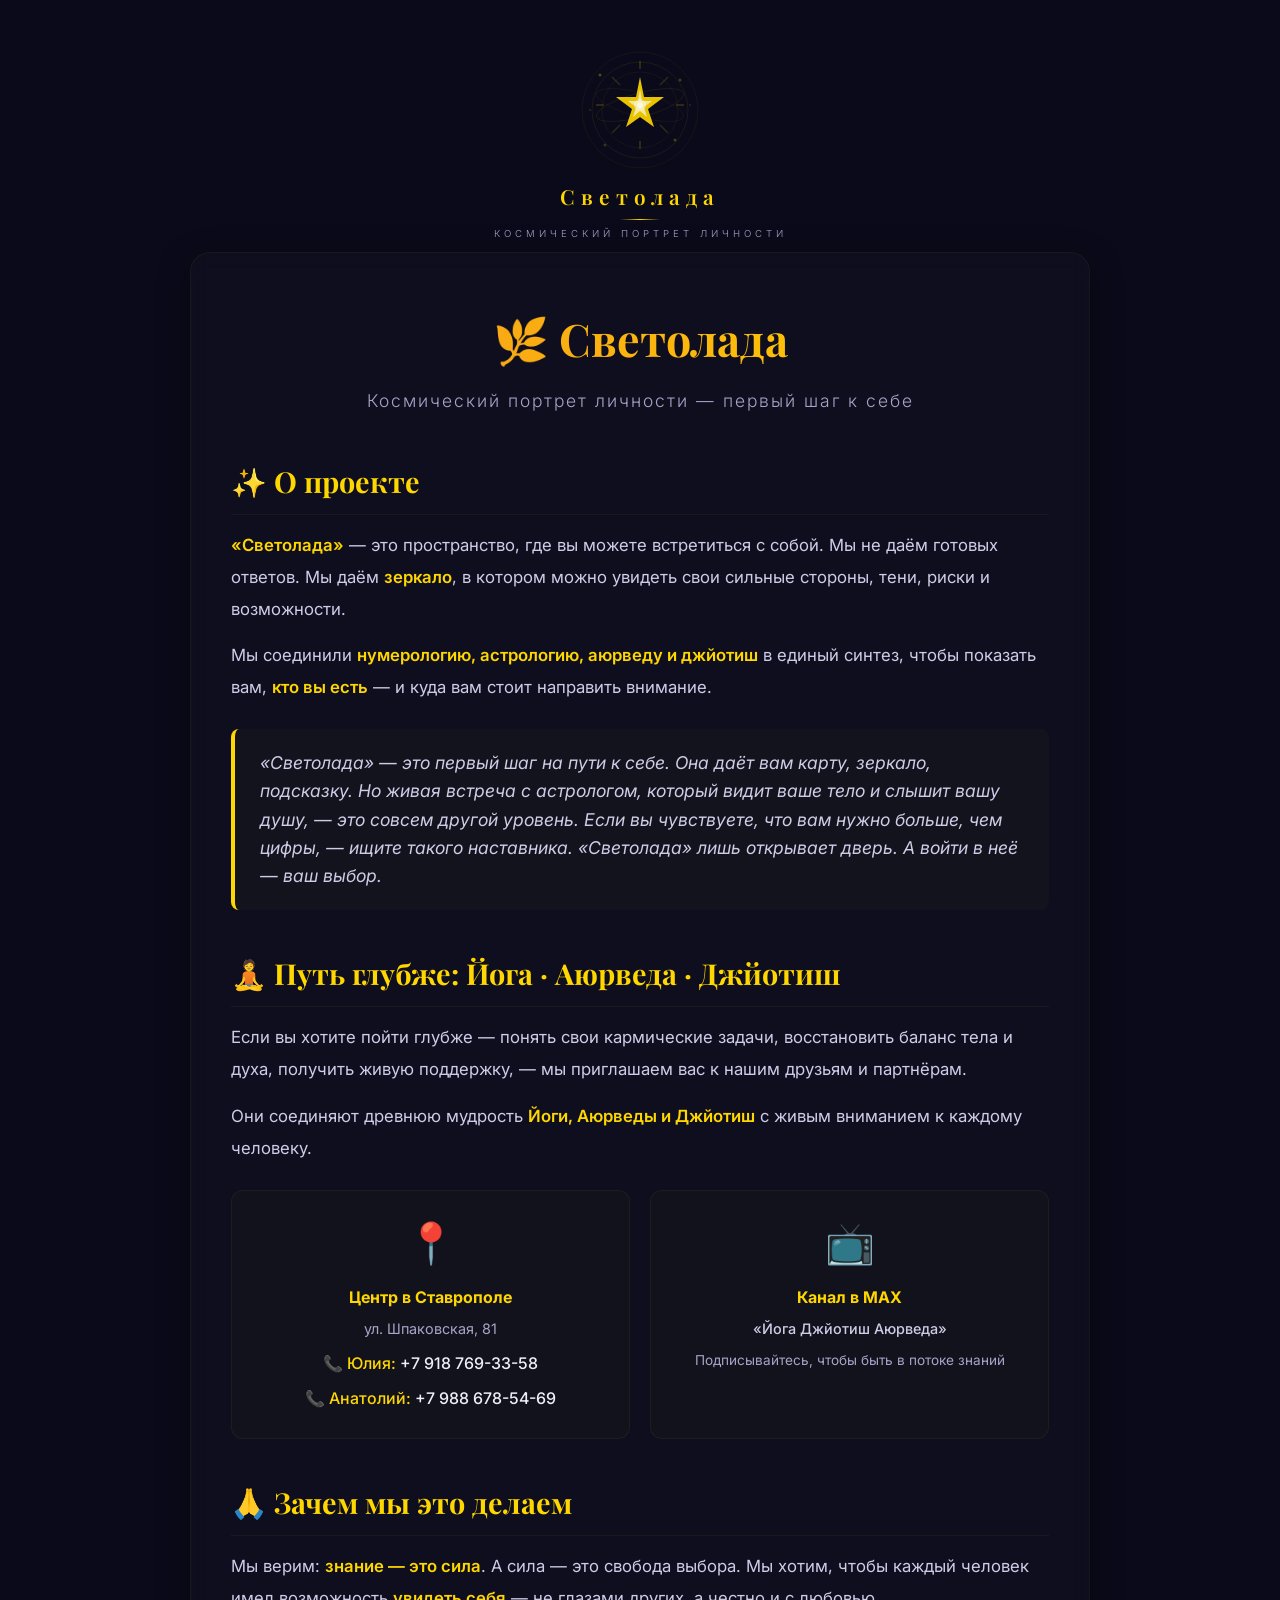
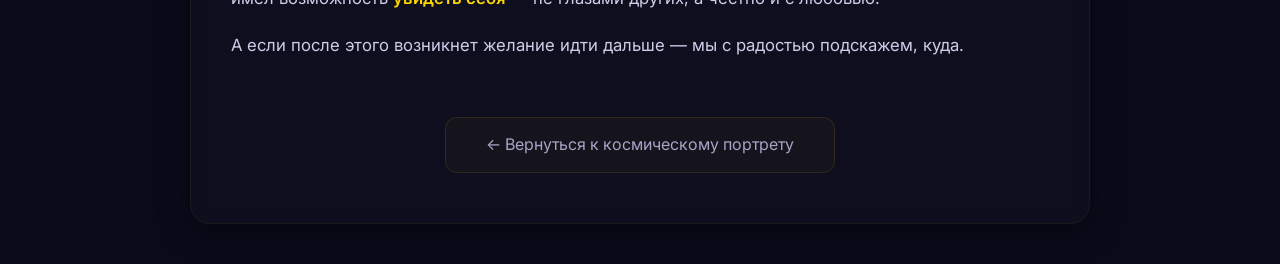
<file: about.html>
<!doctype html>
<html lang="ru">
  <head>
    <div
      class="hero-logo"
      style="text-align: center; margin: 0 auto; padding: 10px 0"
    >
      <!-- ЛОГОТИП (SVG) -->
      <svg
        width="120"
        height="120"
        viewBox="0 0 120 120"
        xmlns="http://www.w3.org/2000/svg"
        style="display: block; margin: 0 auto"
      >
        <!-- Внешнее свечение -->
        <circle
          cx="60"
          cy="60"
          r="58"
          fill="none"
          stroke="#ffd700"
          stroke-width="0.5"
          opacity="0.1"
        />
        <circle
          cx="60"
          cy="60"
          r="48"
          fill="none"
          stroke="#ffd700"
          stroke-width="0.5"
          opacity="0.15"
        />
        <circle
          cx="60"
          cy="60"
          r="38"
          fill="none"
          stroke="#ffd700"
          stroke-width="0.5"
          opacity="0.1"
        />

        <!-- Основной символ: Свет в центре (звезда с лучами) -->
        <g transform="translate(60, 55)">
          <!-- Звезда -->
          <path
            d="M0 -28 L4 -8 L24 -8 L8 4 L14 22 L0 12 L-14 22 L-8 4 L-24 -8 L-4 -8 Z"
            fill="#ffd700"
            opacity="0.9"
          />
          <!-- Внутренняя звезда -->
          <path
            d="M0 -16 L2 -4 L12 -4 L4 2 L7 12 L0 6 L-7 12 L-4 2 L-12 -4 L-2 -4 Z"
            fill="#fff"
            opacity="0.6"
          />
          <!-- Световой круг -->
          <circle cx="0" cy="0" r="6" fill="#fff" opacity="0.3" />
          <circle cx="0" cy="0" r="3" fill="#fff" opacity="0.6" />

          <!-- Лучи света -->
          <line
            x1="0"
            y1="-36"
            x2="0"
            y2="-44"
            stroke="#ffd700"
            stroke-width="1.5"
            opacity="0.2"
          />
          <line
            x1="0"
            y1="36"
            x2="0"
            y2="44"
            stroke="#ffd700"
            stroke-width="1.5"
            opacity="0.2"
          />
          <line
            x1="-36"
            y1="0"
            x2="-44"
            y2="0"
            stroke="#ffd700"
            stroke-width="1.5"
            opacity="0.2"
          />
          <line
            x1="36"
            y1="0"
            x2="44"
            y2="0"
            stroke="#ffd700"
            stroke-width="1.5"
            opacity="0.2"
          />

          <!-- Диагональные лучи -->
          <line
            x1="-20"
            y1="-20"
            x2="-28"
            y2="-28"
            stroke="#ffd700"
            stroke-width="1.5"
            opacity="0.15"
          />
          <line
            x1="20"
            y1="-20"
            x2="28"
            y2="-28"
            stroke="#ffd700"
            stroke-width="1.5"
            opacity="0.15"
          />
          <line
            x1="-20"
            y1="20"
            x2="-28"
            y2="28"
            stroke="#ffd700"
            stroke-width="1.5"
            opacity="0.15"
          />
          <line
            x1="20"
            y1="20"
            x2="28"
            y2="28"
            stroke="#ffd700"
            stroke-width="1.5"
            opacity="0.15"
          />
        </g>

        <!-- Орбитальные кольца (символ космоса) -->
        <ellipse
          cx="60"
          cy="55"
          rx="45"
          ry="12"
          fill="none"
          stroke="#ffd700"
          stroke-width="0.5"
          opacity="0.15"
          transform="rotate(-15, 60, 55)"
        />
        <ellipse
          cx="60"
          cy="55"
          rx="45"
          ry="12"
          fill="none"
          stroke="#ffd700"
          stroke-width="0.5"
          opacity="0.1"
          transform="rotate(15, 60, 55)"
        />

        <!-- Маленькие звёздочки вокруг -->
        <circle cx="20" cy="25" r="1.5" fill="#ffd700" opacity="0.3" />
        <circle cx="100" cy="30" r="1.5" fill="#ffd700" opacity="0.25" />
        <circle cx="25" cy="95" r="1.5" fill="#ffd700" opacity="0.2" />
        <circle cx="95" cy="90" r="1.5" fill="#ffd700" opacity="0.25" />
        <circle cx="10" cy="60" r="1" fill="#ffd700" opacity="0.15" />
        <circle cx="110" cy="55" r="1" fill="#ffd700" opacity="0.15" />
      </svg>

      <!-- Название -->
      <div
        style="
          font-family: &quot;Playfair Display&quot;, serif;
          font-size: 1.3rem;
          font-weight: 600;
          color: #ffd700;
          letter-spacing: 6px;
          margin-top: 10px;
          text-shadow: 0 0 40px rgba(255, 215, 0, 0.05);
        "
      >
        Светолада
      </div>
      <div
        style="
          width: 40px;
          height: 1px;
          background: linear-gradient(90deg, transparent, #ffd700, transparent);
          margin: 6px auto;
        "
      ></div>
      <div
        style="
          font-size: 0.6rem;
          color: #a8a4c8;
          letter-spacing: 4px;
          text-transform: uppercase;
          font-weight: 300;
        "
      >
        космический портрет личности
      </div>
    </div>
    <meta charset="UTF-8" />
    <meta name="viewport" content="width=device-width, initial-scale=1.0" />
    <title>🌿 О проекте «Светолада»</title>

    <link
      href="https://fonts.googleapis.com/css2?family=Playfair+Display:wght@400;600;700&family=Inter:wght@300;400;500;600&display=swap"
      rel="stylesheet"
    />
    <link
      rel="stylesheet"
      href="https://cdnjs.cloudflare.com/ajax/libs/font-awesome/6.4.0/css/all.min.css"
    />
    <link rel="stylesheet" href="css/style.css" />
    <link rel="stylesheet" href="css/animations.css" />

    <style>
      body {
        background: #0a0a1a;
        color: #f0eef8;
        font-family: "Inter", sans-serif;
        min-height: 100vh;
        padding: 40px 20px;
      }
      .about-container {
        max-width: 900px;
        margin: 0 auto;
        background: rgba(255, 255, 255, 0.02);
        backdrop-filter: blur(10px);
        border: 1px solid rgba(255, 215, 0, 0.05);
        border-radius: 20px;
        padding: 50px 40px;
        box-shadow: 0 8px 32px rgba(0, 0, 0, 0.4);
      }
      .about-container h1 {
        font-family: "Playfair Display", serif;
        font-size: 2.8em;
        text-align: center;
        background: linear-gradient(90deg, #f7971e, #ffd200);
        -webkit-background-clip: text;
        -webkit-text-fill-color: transparent;
        background-clip: text;
        margin-bottom: 10px;
      }
      .about-container .subtitle {
        text-align: center;
        color: #a8a4c8;
        font-size: 1.1rem;
        margin-bottom: 40px;
        letter-spacing: 2px;
      }
      .about-container h2 {
        color: #ffd700;
        font-family: "Playfair Display", serif;
        font-size: 1.8em;
        margin-top: 40px;
        margin-bottom: 15px;
        border-bottom: 1px solid rgba(255, 215, 0, 0.05);
        padding-bottom: 10px;
      }
      .about-container p {
        color: #d0cce8;
        line-height: 1.9;
        font-size: 1.05rem;
        margin-bottom: 15px;
      }
      .about-container .highlight {
        color: #ffd700;
        font-weight: 600;
      }
      .about-container .quote {
        background: rgba(255, 215, 0, 0.02);
        border-left: 4px solid #ffd700;
        padding: 20px 25px;
        border-radius: 8px;
        margin: 25px 0;
        font-style: italic;
        color: #d0cce8;
        font-size: 1.1rem;
      }
      .contact-grid {
        display: grid;
        grid-template-columns: 1fr 1fr;
        gap: 20px;
        margin-top: 25px;
      }
      .contact-card {
        background: rgba(255, 215, 0, 0.02);
        border: 1px solid rgba(255, 215, 0, 0.05);
        border-radius: 12px;
        padding: 20px;
        text-align: center;
        transition: all 0.3s;
      }
      .contact-card:hover {
        background: rgba(255, 215, 0, 0.04);
        border-color: rgba(255, 215, 0, 0.15);
        transform: translateY(-2px);
      }
      .contact-card .icon {
        font-size: 2.5em;
        display: block;
        margin-bottom: 10px;
      }
      .contact-card h4 {
        color: #ffd700;
        margin-bottom: 5px;
      }
      .contact-card p {
        color: #a8a4c8;
        font-size: 0.9rem;
        margin-bottom: 5px;
      }
      .contact-card .phone {
        color: #f0eef8;
        font-weight: 500;
        font-size: 1rem;
      }
      .btn-back {
        display: inline-block;
        margin-top: 40px;
        padding: 14px 40px;
        background: rgba(255, 215, 0, 0.03);
        border: 1px solid rgba(255, 215, 0, 0.1);
        border-radius: 12px;
        color: #a8a4c8;
        text-decoration: none;
        transition: all 0.3s;
        font-size: 1rem;
        text-align: center;
      }
      .btn-back:hover {
        border-color: #ffd700;
        color: #ffd700;
        background: rgba(255, 215, 0, 0.05);
      }
      .btn-center {
        text-align: center;
      }
      @media (max-width: 600px) {
        .about-container {
          padding: 25px 20px;
        }
        .about-container h1 {
          font-size: 2rem;
        }
        .contact-grid {
          grid-template-columns: 1fr;
        }
      }
    </style>
  </head>
  <body>
    <div class="about-container">
      <h1>🌿 Светолада</h1>
      <p class="subtitle">Космический портрет личности — первый шаг к себе</p>

      <h2>✨ О проекте</h2>
      <p>
        <span class="highlight">«Светолада»</span> — это пространство, где вы
        можете встретиться с собой. Мы не даём готовых ответов. Мы даём
        <span class="highlight">зеркало</span>, в котором можно увидеть свои
        сильные стороны, тени, риски и возможности.
      </p>
      <p>
        Мы соединили
        <span class="highlight"
          >нумерологию, астрологию, аюрведу и джйотиш</span
        >
        в единый синтез, чтобы показать вам,
        <span class="highlight">кто вы есть</span> — и куда вам стоит направить
        внимание.
      </p>

      <div class="quote">
        «Светолада» — это первый шаг на пути к себе. Она даёт вам карту,
        зеркало, подсказку. Но живая встреча с астрологом, который видит ваше
        тело и слышит вашу душу, — это совсем другой уровень. Если вы
        чувствуете, что вам нужно больше, чем цифры, — ищите такого наставника.
        «Светолада» лишь открывает дверь. А войти в неё — ваш выбор.
      </div>

      <h2>🧘 Путь глубже: Йога · Аюрведа · Джйотиш</h2>
      <p>
        Если вы хотите пойти глубже — понять свои кармические задачи,
        восстановить баланс тела и духа, получить живую поддержку, — мы
        приглашаем вас к нашим друзьям и партнёрам.
      </p>
      <p>
        Они соединяют древнюю мудрость
        <span class="highlight">Йоги, Аюрведы и Джйотиш</span>
        с живым вниманием к каждому человеку.
      </p>

      <div class="contact-grid">
        <div class="contact-card">
          <span class="icon">📍</span>
          <h4>Центр в Ставрополе</h4>
          <p>ул. Шпаковская, 81</p>
          <p class="phone">
            <span style="color: #ffd700">📞 Юлия:</span> +7 918 769-33-58
          </p>
          <p class="phone">
            <span style="color: #ffd700">📞 Анатолий:</span> +7 988 678-54-69
          </p>
        </div>
        <div class="contact-card">
          <span class="icon">📺</span>
          <h4>Канал в MAX</h4>
          <p style="color: #d0cce8; font-weight: 500">«Йога Джйотиш Аюрведа»</p>
          <p style="color: #a8a4c8; font-size: 0.85rem">
            Подписывайтесь, чтобы быть в потоке знаний
          </p>
        </div>
      </div>

      <h2>🙏 Зачем мы это делаем</h2>
      <p>
        Мы верим: <span class="highlight">знание — это сила</span>. А сила — это
        свобода выбора. Мы хотим, чтобы каждый человек имел возможность
        <span class="highlight">увидеть себя</span> — не глазами других, а
        честно и с любовью.
      </p>
      <p>
        А если после этого возникнет желание идти дальше — мы с радостью
        подскажем, куда.
      </p>

      <div class="btn-center">
        <a href="index.html" class="btn-back"
          >← Вернуться к космическому портрету</a
        >
      </div>
    </div>
  </body>
</html>
</file>
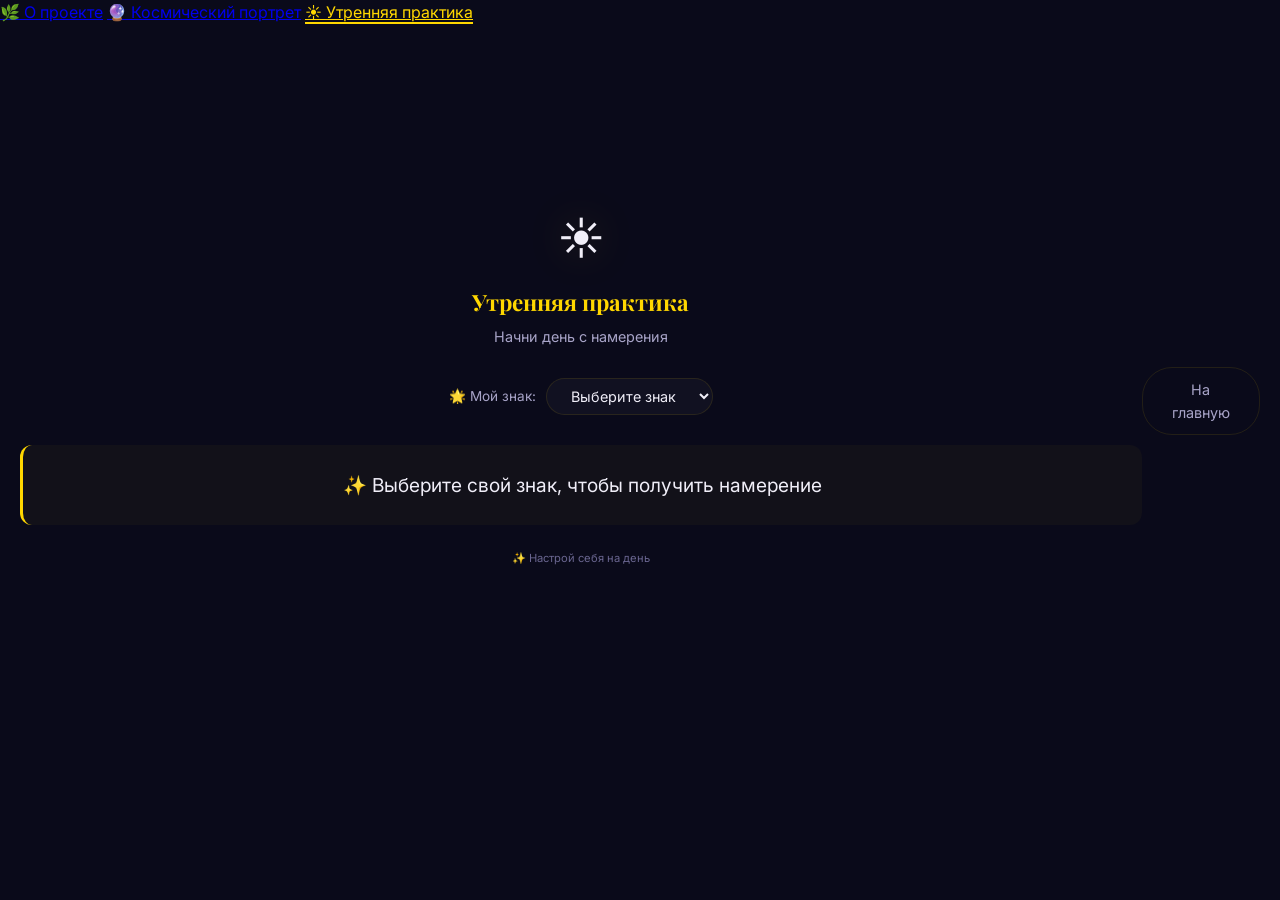
<file: morning.html>
<!doctype html>
<html lang="ru">
  <head>
    <meta charset="UTF-8" />
    <meta name="viewport" content="width=device-width, initial-scale=1.0" />
    <title>☀️ Утренняя практика — Светолада</title>
    <link rel="stylesheet" href="css/style.css" />
    <!-- Фавиконка -->
    <link rel="icon" type="image/png" href="img/icon.png" />
    <link rel="apple-touch-icon" href="img/icon.png" />
    <link rel="shortcut icon" href="img/icon.png" type="image/png" />
  </head>
  <body>
    <!-- Навигация -->
    <nav class="main-nav">
      <a href="about.html">🌿 О проекте</a>
      <a href="index.html">🔮 Космический портрет</a>
      <a href="morning.html" class="active">☀️ Утренняя практика</a>
    </nav>

    <!-- Утренняя практика (полноэкранная) -->
    <section class="morning-fullscreen">
      <div class="morning-container">
        <div class="morning-icon">☀️</div>
        <h1 class="morning-title">Утренняя практика</h1>
        <p class="morning-subtitle">Начни день с намерения</p>

        <div class="morning-sign-selector">
          <label for="zodiacSelect">🌟 Мой знак:</label>
          <select id="zodiacSelect" class="morning-select">
            <option value="">Выберите знак</option>
            <option value="Овен">♈ Овен</option>
            <option value="Телец">♉ Телец</option>
            <option value="Близнецы">♊ Близнецы</option>
            <option value="Рак">♋ Рак</option>
            <option value="Лев">♌ Лев</option>
            <option value="Дева">♍ Дева</option>
            <option value="Весы">♎ Весы</option>
            <option value="Скорпион">♏ Скорпион</option>
            <option value="Стрелец">♐ Стрелец</option>
            <option value="Козерог">♑ Козерог</option>
            <option value="Водолей">♒ Водолей</option>
            <option value="Рыбы">♓ Рыбы</option>
          </select>
        </div>

        <div id="morningIntent" class="morning-intent-box">
          <p id="intentText">✨ Выберите свой знак</p>
        </div>

        <p class="morning-note">✨ Настрой себя на день</p>
      </div>
      <div style="text-align: center; margin-top: 30px">
        <a href="index.html" class="morning-back-btn">
          <i class="fas fa-arrow-left"></i> На главную
        </a>
      </div>
    </section>

    <script src="js/main.js"></script>
  </body>
</html>
</file>
<file: css/style.css>
/* ===== ИМПОРТЫ ===== */
@import url("https://fonts.googleapis.com/css2?family=Playfair+Display:wght@400;600;700&family=Inter:wght@300;400;500;600&display=swap");

/* ===== ПЕРЕМЕННЫЕ ===== */
:root {
  --bg-primary: #0a0a1a;
  --bg-secondary: #14142e;
  --bg-card: rgba(255, 255, 255, 0.03);
  --bg-card-hover: rgba(255, 255, 255, 0.06);
  --gold: #ffd700;
  --gold-dark: #b8960f;
  --gold-glow: rgba(255, 215, 0, 0.15);
  --text-primary: #f0eef8;
  --text-secondary: #a8a4c8;
  --text-muted: #6a6690;
  --purple: #8b5cf6;
  --purple-dark: #6d28d9;
  --blue: #60a5fa;
  --pink: #ec4899;
  --green: #34d399;
  --red: #f87171;
  --gradient-primary: linear-gradient(
    135deg,
    #0a0a1a 0%,
    #14142e 50%,
    #0a0a1a 100%
  );
  --gradient-gold: linear-gradient(90deg, #f7971e, #ffd200);
  --gradient-card: linear-gradient(
    135deg,
    rgba(255, 255, 255, 0.03),
    rgba(255, 255, 255, 0.01)
  );
  --shadow-glow: 0 0 60px rgba(255, 215, 0, 0.05);
  --shadow-card: 0 8px 32px rgba(0, 0, 0, 0.4);
  --radius: 16px;
  --transition: all 0.4s cubic-bezier(0.4, 0, 0.2, 1);
}

/* ===== СБРОС И БАЗА ===== */
* {
  margin: 0;
  padding: 0;
  box-sizing: border-box;
}

body {
  font-family:
    "Inter",
    -apple-system,
    BlinkMacSystemFont,
    sans-serif;
  background: var(--bg-primary);
  color: var(--text-primary);
  min-height: 100vh;
  overflow-x: hidden;
  line-height: 1.6;
}

/* ===== ЗВЁЗДНЫЙ ФОН ===== */
#stars-container {
  position: fixed;
  top: 0;
  left: 0;
  width: 100%;
  height: 100%;
  z-index: 0;
  pointer-events: none;
  overflow: hidden;
}

#stars,
#stars2,
#stars3 {
  position: absolute;
  top: 0;
  left: 0;
  width: 100%;
  height: 100%;
  background-repeat: repeat;
}

#stars {
  background-image:
    radial-gradient(2px 2px at 20px 30px, #eee, transparent),
    radial-gradient(
      2px 2px at 40px 70px,
      rgba(255, 255, 255, 0.8),
      transparent
    ),
    radial-gradient(2px 2px at 50px 160px, #ddd, transparent),
    radial-gradient(
      2px 2px at 90px 40px,
      rgba(255, 255, 255, 0.6),
      transparent
    ),
    radial-gradient(2px 2px at 130px 80px, #fff, transparent),
    radial-gradient(
      2px 2px at 160px 30px,
      rgba(255, 255, 255, 0.7),
      transparent
    );
  background-size: 200px 200px;
  animation: twinkle 4s ease-in-out infinite alternate;
}

#stars2 {
  background-image:
    radial-gradient(1px 1px at 10px 10px, #fff, transparent),
    radial-gradient(
      1px 1px at 30px 50px,
      rgba(255, 255, 255, 0.5),
      transparent
    ),
    radial-gradient(
      1px 1px at 70px 20px,
      rgba(255, 255, 255, 0.8),
      transparent
    ),
    radial-gradient(1px 1px at 100px 90px, #fff, transparent),
    radial-gradient(
      1px 1px at 140px 40px,
      rgba(255, 255, 255, 0.6),
      transparent
    );
  background-size: 150px 150px;
  animation: twinkle 6s ease-in-out infinite alternate-reverse;
}

#stars3 {
  background-image:
    radial-gradient(3px 3px at 60px 100px, rgba(255, 215, 0, 0.3), transparent),
    radial-gradient(
      3px 3px at 120px 150px,
      rgba(255, 215, 0, 0.2),
      transparent
    ),
    radial-gradient(3px 3px at 180px 60px, rgba(255, 215, 0, 0.4), transparent);
  background-size: 200px 200px;
  animation: twinkle 8s ease-in-out infinite alternate;
}

@keyframes twinkle {
  0% {
    opacity: 0.3;
  }
  100% {
    opacity: 1;
  }
}

/* ===== ОСНОВНОЙ КОНТЕЙНЕР ===== */
.app-container {
  position: relative;
  z-index: 1;
  min-height: 100vh;
  max-width: 900px;
  margin: 0 auto;
  padding: 20px 20px 60px;
}

/* ===== ШАПКА ===== */
.hero {
  text-align: center;
  padding: 50px 20px 30px;
  position: relative;
}

.hero-icon {
  position: relative;
  display: inline-block;
  font-size: 3.5em;
  color: var(--gold);
  margin-bottom: 20px;
  animation: float 6s ease-in-out infinite;
}

.hero-icon .fa-moon {
  filter: drop-shadow(0 0 30px rgba(255, 215, 0, 0.2));
}

/* Анимированная иконка в шапке */
.hero-icon .fa-moon {
  animation: moon-glow 3s ease-in-out infinite alternate;
}

@keyframes moon-glow {
  0% {
    filter: drop-shadow(0 0 20px rgba(255, 215, 0, 0.2));
  }
  100% {
    filter: drop-shadow(0 0 60px rgba(255, 215, 0, 0.6));
  }
}

.star-1 {
  top: -5px;
  left: -20px;
  animation-delay: 0s;
}
.star-2 {
  top: -10px;
  right: -20px;
  animation-delay: 1s;
}
.star-3 {
  bottom: 5px;
  right: -10px;
  animation-delay: 2s;
}

@keyframes float {
  0%,
  100% {
    transform: translateY(0);
  }
  50% {
    transform: translateY(-10px);
  }
}

@keyframes pulse-star {
  0%,
  100% {
    opacity: 0.3;
    transform: scale(0.8);
  }
  50% {
    opacity: 1;
    transform: scale(1.2);
  }
}

.hero-title {
  font-family: "Playfair Display", serif;
  font-size: clamp(2.5rem, 6vw, 4rem);
  margin-bottom: 10px;
}

.gradient-text {
  background: var(--gradient-gold);
  -webkit-background-clip: text;
  -webkit-text-fill-color: transparent;
  background-clip: text;
}

.subtitle {
  display: block;
  font-family: "Inter", sans-serif;
  font-size: clamp(0.9rem, 2vw, 1.2rem);
  font-weight: 300;
  -webkit-text-fill-color: var(--text-secondary);
  margin-top: 5px;
  letter-spacing: 4px;
}

.hero-description {
  color: var(--text-secondary);
  font-size: 0.95rem;
  letter-spacing: 2px;
  margin-top: 10px;
}

.hero-divider {
  display: flex;
  align-items: center;
  justify-content: center;
  gap: 20px;
  margin-top: 25px;
}

.hero-divider .line {
  width: 60px;
  height: 1px;
  background: linear-gradient(90deg, transparent, var(--gold), transparent);
}

.hero-divider .fa-gem {
  color: var(--gold);
  font-size: 0.8em;
  opacity: 0.5;
}

/* ===== ФОРМА ===== */
.main-content {
  margin-top: 10px;
}

.form-wrapper {
  background: var(--gradient-card);
  backdrop-filter: blur(20px);
  border: 1px solid rgba(255, 255, 255, 0.05);
  border-radius: var(--radius);
  padding: 40px;
  box-shadow: var(--shadow-card), var(--shadow-glow);
  position: relative;
  overflow: hidden;
}

.form-wrapper::before {
  content: "";
  position: absolute;
  top: -50%;
  left: -50%;
  width: 200%;
  height: 200%;
  background: radial-gradient(
    circle at 30% 50%,
    rgba(139, 92, 246, 0.03),
    transparent 60%
  );
  pointer-events: none;
}

/* ===== ПРОГРЕСС-БАР ===== */
.form-progress {
  display: flex;
  align-items: center;
  justify-content: center;
  gap: 10px;
  margin-bottom: 40px;
  padding: 0 20px;
}

.progress-step {
  display: flex;
  align-items: center;
  gap: 10px;
  opacity: 0.4;
  transition: var(--transition);
  cursor: pointer;
}

.progress-step.active {
  opacity: 1;
}

.progress-step .step-number {
  display: flex;
  align-items: center;
  justify-content: center;
  width: 32px;
  height: 32px;
  border-radius: 50%;
  background: rgba(255, 255, 255, 0.05);
  border: 2px solid rgba(255, 255, 255, 0.1);
  font-size: 0.8rem;
  font-weight: 600;
  transition: var(--transition);
}

.progress-step.active .step-number {
  background: var(--gradient-gold);
  border-color: var(--gold);
  color: var(--bg-primary);
}

.progress-step .step-label {
  font-size: 0.8rem;
  font-weight: 500;
  color: var(--text-secondary);
  white-space: nowrap;
}

.progress-line {
  flex: 1;
  height: 2px;
  max-width: 60px;
  background: rgba(255, 255, 255, 0.05);
  position: relative;
}

.progress-line::after {
  content: "";
  position: absolute;
  top: 0;
  left: 0;
  height: 100%;
  width: 0%;
  background: var(--gradient-gold);
  transition: width 0.6s ease;
}

.progress-line.active::after {
  width: 100%;
}

/* ===== ШАГИ ФОРМЫ ===== */
.form-step {
  display: none;
  animation: fadeSlideIn 0.5s ease;
}

.form-step.active {
  display: block;
}

@keyframes fadeSlideIn {
  from {
    opacity: 0;
    transform: translateY(20px);
  }
  to {
    opacity: 1;
    transform: translateY(0);
  }
}

.step-header {
  text-align: center;
  margin-bottom: 30px;
}

.step-header i {
  font-size: 2em;
  color: var(--gold);
  margin-bottom: 10px;
  display: block;
}

.step-header h2 {
  font-family: "Playfair Display", serif;
  font-size: 1.8em;
  color: var(--text-primary);
}

.step-header p {
  color: var(--text-secondary);
  font-size: 0.95rem;
}

/* ===== ПОЛЯ ВВОДА ===== */
.cosmic-input {
  position: relative;
  margin-bottom: 25px;
}

.cosmic-input label {
  display: flex;
  align-items: center;
  gap: 8px;
  font-size: 0.9rem;
  font-weight: 500;
  color: var(--text-secondary);
  margin-bottom: 8px;
}

.cosmic-input label i {
  color: var(--gold);
  font-size: 0.8em;
}

.cosmic-input .required {
  color: var(--red);
  font-weight: 600;
}

.cosmic-field {
  width: 100%;
  padding: 14px 18px;
  background: rgba(255, 255, 255, 0.03);
  border: 1px solid rgba(255, 255, 255, 0.06);
  border-radius: 12px;
  color: var(--text-primary);
  font-size: 1rem;
  transition: var(--transition);
  outline: none;
  font-family: "Inter", sans-serif;
}

.cosmic-field:focus {
  border-color: var(--gold);
  background: rgba(255, 255, 255, 0.05);
  box-shadow: 0 0 30px rgba(255, 215, 0, 0.05);
}

.cosmic-field::placeholder {
  color: var(--text-muted);
}

.cosmic-field:-webkit-autofill {
  -webkit-box-shadow: 0 0 0 30px var(--bg-primary) inset !important;
  -webkit-text-fill-color: var(--text-primary) !important;
}

.input-glow {
  position: absolute;
  bottom: -2px;
  left: 50%;
  transform: translateX(-50%);
  width: 0%;
  height: 2px;
  background: var(--gradient-gold);
  transition: width 0.4s ease;
  border-radius: 0 0 10px 10px;
}

.cosmic-field:focus ~ .input-glow {
  width: 80%;
}

.hint {
  display: block;
  font-size: 0.75rem;
  color: var(--text-muted);
  margin-top: 5px;
}

.form-row {
  display: grid;
  grid-template-columns: 1fr 1fr;
  gap: 20px;
}

/* ===== ТОГГЛ ПАРТНЁРА ===== */
.toggle-partner {
  display: flex;
  justify-content: center;
  margin: 20px 0;
}

.cosmic-toggle {
  display: flex;
  align-items: center;
  gap: 15px;
  cursor: pointer;
}

.cosmic-toggle input {
  display: none;
}

.toggle-slider {
  width: 50px;
  height: 28px;
  background: rgba(255, 255, 255, 0.05);
  border-radius: 14px;
  position: relative;
  transition: var(--transition);
  border: 1px solid rgba(255, 255, 255, 0.05);
}

.toggle-slider::after {
  content: "";
  position: absolute;
  top: 2px;
  left: 2px;
  width: 22px;
  height: 22px;
  background: var(--text-muted);
  border-radius: 50%;
  transition: var(--transition);
}

.cosmic-toggle input:checked + .toggle-slider {
  background: var(--gradient-gold);
  border-color: var(--gold);
}

.cosmic-toggle input:checked + .toggle-slider::after {
  left: 24px;
  background: var(--bg-primary);
}

.toggle-label {
  color: var(--text-secondary);
  font-size: 0.95rem;
}

/* ===== СВОДКА ===== */
.form-summary {
  background: rgba(255, 255, 255, 0.02);
  border-radius: 12px;
  padding: 20px;
  margin: 20px 0;
  border: 1px solid rgba(255, 255, 255, 0.03);
}

.summary-item {
  display: flex;
  align-items: center;
  gap: 12px;
  padding: 8px 0;
  border-bottom: 1px solid rgba(255, 255, 255, 0.02);
}

.summary-item:last-child {
  border-bottom: none;
}

.summary-item i {
  color: var(--gold);
  width: 20px;
  font-size: 0.8em;
}

.summary-label {
  color: var(--text-secondary);
  font-size: 0.85rem;
}

.summary-value {
  color: var(--text-primary);
  font-weight: 500;
}

/* ===== КНОПКИ ===== */

.cosmic-btn::before {
  content: "";
  position: absolute;
  top: -50%;
  left: -50%;
  width: 200%;
  height: 200%;
  background: conic-gradient(
    transparent,
    rgba(255, 215, 0, 0.1),
    transparent,
    rgba(255, 215, 0, 0.2),
    transparent
  );
  animation: spin-magic 4s linear infinite;
  opacity: 0;
  transition: opacity 0.5s;
}

.cosmic-btn:hover::before {
  opacity: 1;
}
@keyframes spin-magic {
  from {
    transform: rotate(0deg);
  }
  to {
    transform: rotate(360deg);
  }
}

.cosmic-btn .btn-text {
  position: relative;
  z-index: 2;
}

.cosmic-btn .btn-glow {
  position: absolute;
  top: -50%;
  left: -50%;
  width: 200%;
  height: 200%;
  background: radial-gradient(
    circle,
    rgba(255, 255, 255, 0.2),
    transparent 60%
  );
  opacity: 0;
  transition: opacity 0.4s ease;
  pointer-events: none;
}

.cosmic-btn .btn-shimmer {
  position: absolute;
  top: 0;
  left: -100%;
  width: 100%;
  height: 100%;
  background: linear-gradient(
    90deg,
    transparent,
    rgba(255, 255, 255, 0.2),
    transparent
  );
  transition: left 0.6s ease;
  pointer-events: none;
}

.cosmic-btn:hover {
  transform: translateY(-2px);
  box-shadow: 0 10px 40px rgba(255, 215, 0, 0.25);
}

.cosmic-btn:hover .btn-glow {
  opacity: 1;
}

.cosmic-btn:hover .btn-shimmer {
  left: 100%;
}

.cosmic-btn:active {
  transform: translateY(0);
}

/* ===== НАВИГАЦИЯ ===== */
.form-navigation {
  display: flex;
  justify-content: space-between;
  margin-top: 30px;
  padding-top: 20px;
  border-top: 1px solid rgba(255, 255, 255, 0.03);
}

.btn-nav {
  padding: 10px 24px;
  border: 1px solid rgba(255, 255, 255, 0.05);
  border-radius: 10px;
  background: rgba(255, 255, 255, 0.02);
  color: var(--text-secondary);
  cursor: pointer;
  transition: var(--transition);
  font-family: "Inter", sans-serif;
  font-size: 0.9rem;
}

.btn-nav:hover {
  background: rgba(255, 255, 255, 0.05);
  border-color: rgba(255, 255, 255, 0.1);
  color: var(--text-primary);
}

.btn-nav.prev {
  visibility: hidden;
}

.btn-nav.prev.visible {
  visibility: visible;
}

/* ===== ЗАГРУЗКА ===== */
.loading-overlay {
  display: none;
  position: fixed;
  top: 0;
  left: 0;
  width: 100%;
  height: 100%;
  background: rgba(10, 10, 26, 0.9);
  backdrop-filter: blur(10px);
  z-index: 1000;
  justify-content: center;
  align-items: center;
}

.loading-overlay.active {
  display: flex;
}

.loading-content {
  text-align: center;
}

.cosmic-loader {
  position: relative;
  width: 120px;
  height: 120px;
  margin: 0 auto 30px;
}

.loader-ring {
  position: absolute;
  width: 100%;
  height: 100%;
  border-radius: 50%;
  border: 2px solid transparent;
  animation: spin-ring 2s ease-in-out infinite;
}

.loader-ring:nth-child(1) {
  border-top-color: var(--gold);
  animation-delay: 0s;
}

.loader-ring:nth-child(2) {
  border-right-color: var(--purple);
  animation-delay: 0.4s;
  width: 80%;
  height: 80%;
  top: 10%;
  left: 10%;
}

.loader-ring:nth-child(3) {
  border-bottom-color: var(--pink);
  animation-delay: 0.8s;
  width: 60%;
  height: 60%;
  top: 20%;
  left: 20%;
}

@keyframes spin-ring {
  0% {
    transform: rotate(0deg);
  }
  100% {
    transform: rotate(360deg);
  }
}

.loader-text {
  color: var(--text-secondary);
  font-size: 0.9rem;
  letter-spacing: 2px;
  animation: pulse-text 1.5s ease-in-out infinite;
}

@keyframes pulse-text {
  0%,
  100% {
    opacity: 0.5;
  }
  50% {
    opacity: 1;
  }
}

/* ===== АДАПТИВНОСТЬ ===== */
@media (max-width: 768px) {
  .form-wrapper {
    padding: 20px;
  }

  .form-row {
    grid-template-columns: 1fr;
    gap: 0;
  }

  .form-progress {
    flex-wrap: wrap;
    gap: 5px;
  }

  .progress-step .step-label {
    display: none;
  }

  .progress-line {
    max-width: 30px;
  }

  .hero-title {
    font-size: 2rem;
  }

  .form-navigation {
    flex-direction: column;
    gap: 10px;
  }

  .btn-nav {
    width: 100%;
    justify-content: center;
  }
}

@media (max-width: 480px) {
  .form-wrapper {
    padding: 15px;
    border-radius: 12px;
  }

  .cosmic-field {
    padding: 12px 14px;
    font-size: 0.9rem;
  }

  .step-header h2 {
    font-size: 1.3rem;
  }
  /* Индикатор загрузки */
  .loading-overlay.active .cosmic-loader {
    display: flex;
    flex-direction: column;
    align-items: center;
  }

  .loader-text {
    margin-top: 20px;
    font-size: 1rem;
    color: #a8a4c8;
    letter-spacing: 2px;
  }

  .progress-dots {
    display: inline-block;
    min-width: 30px;
    text-align: left;
    font-size: 1.2rem;
    color: #ffd700;
  }

  /* Анимация точек */
  @keyframes dot-pulse {
    0% {
      opacity: 0.2;
    }
    50% {
      opacity: 1;
    }
    100% {
      opacity: 0.2;
    }
  }

  .progress-dots {
    animation: dot-pulse 1.2s ease-in-out infinite;
  }

  /* ===== ПРОГРЕСС ЗАГРУЗКИ ===== */
  .loader-text {
    display: flex;
    flex-direction: column;
    align-items: center;
    gap: 8px;
    font-size: 1rem;
    color: #a8a4c8;
    letter-spacing: 1px;
  }

  .progress-steps {
    font-size: 1.1rem;
    color: #ffd700;
    font-weight: 500;
    min-height: 2rem;
    animation: pulse-step 1.5s ease-in-out infinite;
  }

  @keyframes pulse-step {
    0%,
    100% {
      opacity: 0.6;
      transform: scale(1);
    }
    50% {
      opacity: 1;
      transform: scale(1.02);
    }
  }

  /* Анимация колец */
  .cosmic-loader {
    display: flex;
    justify-content: center;
    align-items: center;
    position: relative;
    width: 120px;
    height: 120px;
    margin: 0 auto 30px;
  }

  .loader-ring {
    position: absolute;
    border-radius: 50%;
    border: 2px solid transparent;
    animation: spin-ring 1.8s linear infinite;
  }

  .loader-ring:nth-child(1) {
    width: 100%;
    height: 100%;
    border-top-color: #ffd700;
    animation-delay: 0s;
  }

  .loader-ring:nth-child(2) {
    width: 75%;
    height: 75%;
    top: 12.5%;
    left: 12.5%;
    border-right-color: #8b5cf6;
    animation-delay: 0.3s;
  }

  .loader-ring:nth-child(3) {
    width: 50%;
    height: 50%;
    top: 25%;
    left: 25%;
    border-bottom-color: #ec4899;
    animation-delay: 0.6s;
  }

  @keyframes spin-ring {
    0% {
      transform: rotate(0deg);
    }
    100% {
      transform: rotate(360deg);
    }
  }
}

/* Состояние готовности кнопки */
#generateBtn.ready {
  background: linear-gradient(90deg, #ffd700, #f7971e);
  box-shadow: 0 0 60px rgba(255, 215, 0, 0.4);
  animation: pulse-ready 1.5s ease-in-out infinite;
}

@keyframes pulse-ready {
  0%,
  100% {
    box-shadow: 0 0 40px rgba(255, 215, 0, 0.3);
  }
  50% {
    box-shadow: 0 0 80px rgba(255, 215, 0, 0.6);
  }
}

/* ===== КНОПКА С МАГИЧЕСКИМ СВЕЧЕНИЕМ ===== */
#generateBtn {
  transition: all 0.5s cubic-bezier(0.4, 0, 0.2, 1);
  position: relative;
  overflow: hidden;
}

#generateBtn.ready {
  background: linear-gradient(90deg, #f7971e, #ffd200, #f7971e);
  background-size: 200% auto;
  animation: shimmer-btn 2s linear infinite;
  box-shadow: 0 0 60px rgba(255, 215, 0, 0.3);
}

@keyframes shimmer-btn {
  0% {
    background-position: 0% center;
  }
  100% {
    background-position: 200% center;
  }
}

/* Мигающий текст */
#generateBtn.ready .btn-text {
  animation: pulse-text 1.2s ease-in-out infinite;
}

@keyframes pulse-text {
  0%,
  100% {
    transform: scale(1);
  }
  50% {
    transform: scale(1.02);
  }
}

/* ===== УТРЕННЯЯ ПРАКТИКА ===== */
.morning-fullscreen {
  min-height: 80vh;
  display: flex;
  align-items: center;
  justify-content: center;
  padding: 40px 20px;
}

.morning-section {
  background: rgba(255, 215, 0, 0.02);
  border: 1px solid rgba(255, 215, 0, 0.05);
  border-radius: 20px;
  padding: 30px 20px;
  margin: 20px auto 30px;
  max-width: 600px;
  text-align: center;
}

.morning-container {
  display: flex;
  flex-direction: column;
  align-items: center;
  gap: 10px;
  width: 100%;
}

.morning-icon {
  font-size: 2.8rem;
  filter: drop-shadow(0 0 20px rgba(255, 215, 0, 0.2));
}

.morning-title {
  font-family: "Playfair Display", serif;
  font-size: 1.4rem;
  color: #ffd700;
  margin: 0;
}

.morning-subtitle {
  color: #a8a4c8;
  font-size: 0.9rem;
  margin: -5px 0 10px;
}

.morning-sign-selector {
  display: flex;
  align-items: center;
  gap: 10px;
  flex-wrap: wrap;
  justify-content: center;
  margin: 10px 0;
}

.morning-sign-selector label {
  color: #a8a4c8;
  font-size: 0.85rem;
}

.morning-select {
  background: rgba(255, 255, 255, 0.03);
  border: 1px solid rgba(255, 215, 0, 0.1);
  border-radius: 20px;
  padding: 8px 20px;
  color: #f0eef8;
  font-size: 0.9rem;
  cursor: pointer;
  outline: none;
  transition: all 0.3s;
  font-family: "Inter", sans-serif;
}

.morning-select:hover {
  border-color: rgba(255, 215, 0, 0.3);
}

.morning-select option {
  background: #1a1a2e;
  color: #f0eef8;
}

.morning-intent-box {
  background: rgba(255, 215, 0, 0.03);
  border-left: 3px solid #ffd700;
  border-radius: 12px;
  padding: 20px 25px;
  margin: 10px 0;
  min-height: 80px;
  display: flex;
  align-items: center;
  justify-content: center;
  width: 100%;
}

#intentText {
  font-size: 1.2rem;
  line-height: 1.6;
  color: #f0eef8;
  margin: 0;
  font-weight: 400;
  transition: opacity 0.3s;
}

.morning-btn {
  background: rgba(255, 215, 0, 0.06);
  border: 1px solid rgba(255, 215, 0, 0.15);
  border-radius: 30px;
  padding: 10px 25px;
  color: #ffd700;
  cursor: pointer;
  transition: all 0.3s ease;
  font-size: 0.9rem;
  font-family: "Inter", sans-serif;
}

.morning-btn:hover {
  background: rgba(255, 215, 0, 0.12);
  border-color: rgba(255, 215, 0, 0.3);
  box-shadow: 0 0 20px rgba(255, 215, 0, 0.05);
}
/* ===== КНОПКА "НА ГЛАВНУЮ" В УТРЕННЕЙ ПРАКТИКЕ ===== */
.morning-back-btn {
  color: #a8a4c8;
  text-decoration: none;
  font-size: 0.9rem;
  border: 1px solid rgba(255, 215, 0, 0.1);
  padding: 10px 24px;
  border-radius: 30px;
  transition: all 0.3s ease;
  display: inline-block;
  font-family: "Inter", sans-serif;
}

.morning-back-btn:hover {
  border-color: rgba(255, 215, 0, 0.3);
  color: #ffd700;
  background: rgba(255, 215, 0, 0.03);
}

/* Адаптивность для телефона */
@media (max-width: 480px) {
  .morning-back-btn {
    font-size: 0.8rem;
    padding: 8px 18px;
  }
}
.morning-note {
  color: #6a6690;
  font-size: 0.7rem;
  margin: 5px 0 0;
}

/* Адаптивность для телефона */
@media (max-width: 480px) {
  .morning-section {
    padding: 20px 15px;
    margin: 15px 10px;
  }
  .morning-title {
    font-size: 1.2rem;
  }
  #intentText {
    font-size: 1rem;
  }
  .morning-intent-box {
    padding: 15px;
    min-height: 70px;
  }
  .morning-fullscreen {
    padding: 20px 15px;
    min-height: 70vh;
  }
}

.main-nav .active {
  color: #ffd700;
  border-bottom: 2px solid #ffd700;
}
</file>
<file: css/animations.css>
/* ===== АНИМАЦИИ ДЛЯ ФОРМЫ ===== */

/* Пульсация для активных элементов */
@keyframes pulse-glow {
  0%,
  100% {
    box-shadow: 0 0 20px rgba(255, 215, 0, 0);
  }
  50% {
    box-shadow: 0 0 40px rgba(255, 215, 0, 0.1);
  }
}

.cosmic-field:focus {
  animation: pulse-glow 2s ease-in-out infinite;
}

/* Появление элементов */
@keyframes fadeInUp {
  from {
    opacity: 0;
    transform: translateY(30px);
  }
  to {
    opacity: 1;
    transform: translateY(0);
  }
}

.form-step.active {
  animation: fadeInUp 0.6s ease;
}

/* Свечение для кнопок */
@keyframes shimmer {
  0% {
    background-position: -200% center;
  }
  100% {
    background-position: 200% center;
  }
}

.cosmic-btn .btn-shimmer {
  background: linear-gradient(
    90deg,
    transparent 0%,
    rgba(255, 255, 255, 0.1) 50%,
    transparent 100%
  );
  background-size: 200% 100%;
  animation: shimmer 3s ease-in-out infinite;
}

/* Парящие элементы */
@keyframes levitate {
  0%,
  100% {
    transform: translateY(0px) rotate(0deg);
  }
  25% {
    transform: translateY(-5px) rotate(1deg);
  }
  75% {
    transform: translateY(5px) rotate(-1deg);
  }
}

.hero-icon {
  animation: levitate 6s ease-in-out infinite;
}

/* Мерцание звёзд */
@keyframes twinkle-slow {
  0%,
  100% {
    opacity: 0.2;
  }
  50% {
    opacity: 0.8;
  }
}

.star-1 {
  animation: twinkle-slow 4s ease-in-out infinite;
}
.star-2 {
  animation: twinkle-slow 5s ease-in-out infinite 1s;
}
.star-3 {
  animation: twinkle-slow 6s ease-in-out infinite 2s;
}

/* Спиннер загрузки */
@keyframes spin {
  0% {
    transform: rotate(0deg);
  }
  100% {
    transform: rotate(360deg);
  }
}

.loader-ring {
  animation: spin 1.5s linear infinite;
}

.loader-ring:nth-child(2) {
  animation-duration: 2s;
  animation-direction: reverse;
}

.loader-ring:nth-child(3) {
  animation-duration: 2.5s;
}

/* Градиентный текст */
@keyframes gradient-shift {
  0% {
    background-position: 0% 50%;
  }
  50% {
    background-position: 100% 50%;
  }
  100% {
    background-position: 0% 50%;
  }
}

.gradient-text {
  background-size: 200% auto;
  animation: gradient-shift 4s ease-in-out infinite;
}
</file>
